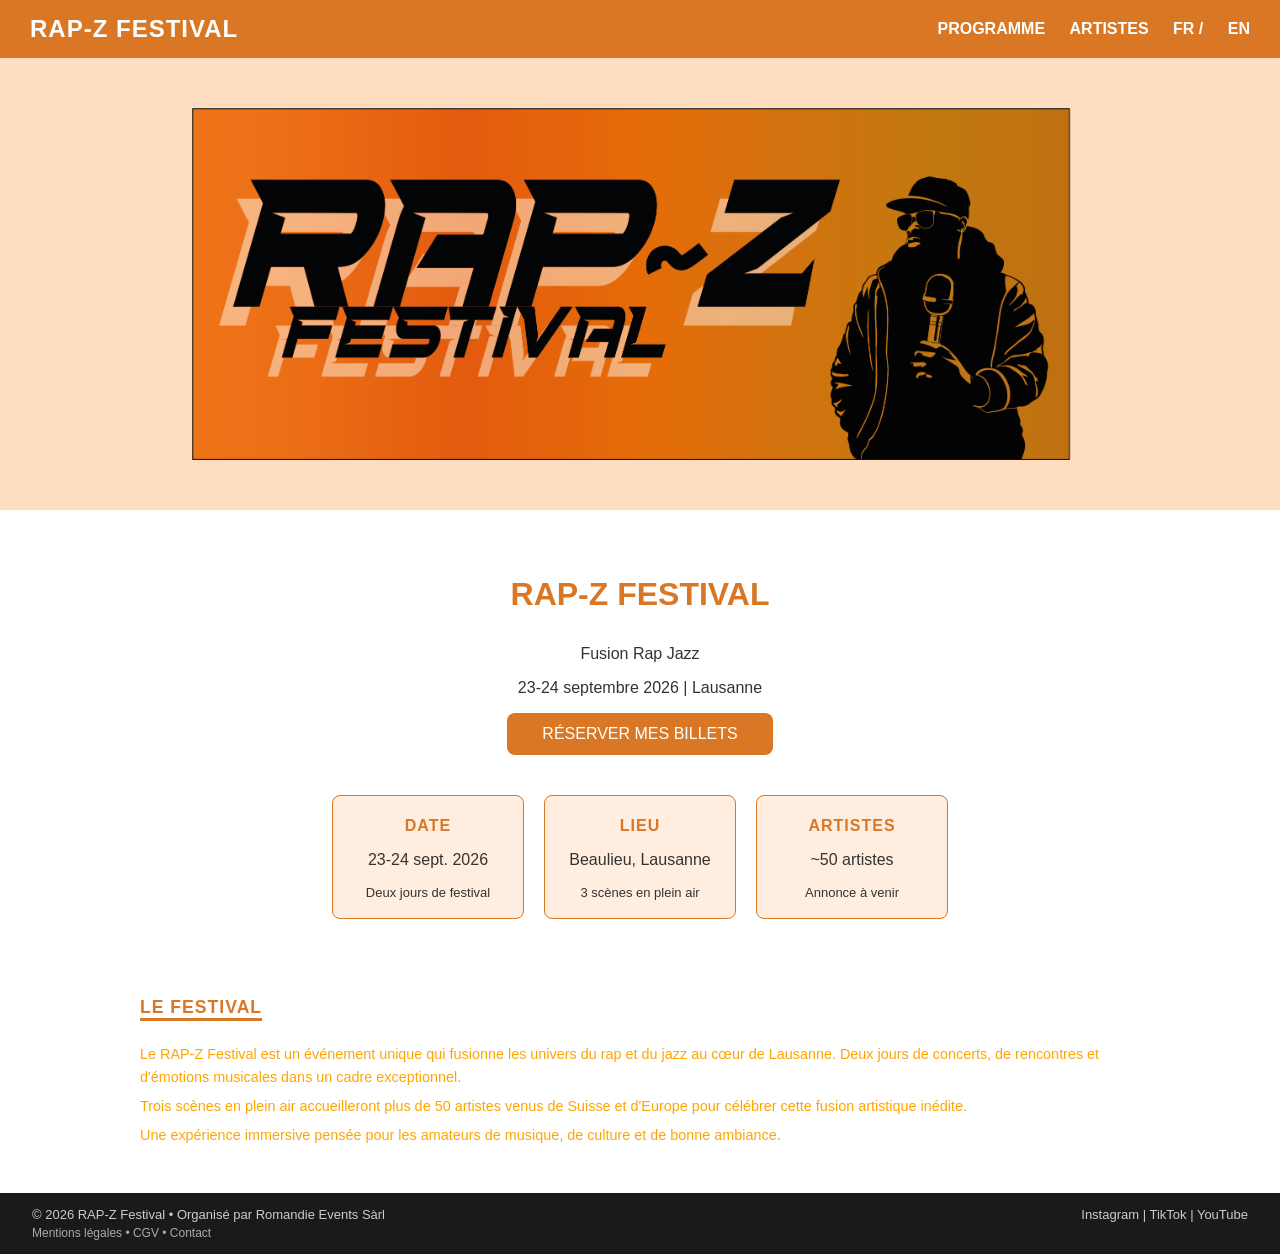
<file: index.html>
<html lang="fr">
    <head>
        <meta charset="UTF-8">
        <title>RAP-Z FESTIVAL</title>
         <style>
        /* Charte graphique globale - RAP-Z FESTIVAL 2026 */
        :root {
            --primary-color: #d97724; /* Orange principal */
            --bg-light: #fdf5ee;      /* Fond clair des blocs */
            --bg-dark: #222222;       /* Fond du footer */
            --text-color: #333333;
            --border-color: #e2d6cc;
        }

        body {
            font-family: 'Segoe UI', Tahoma, Geneva, Verdana, sans-serif;
            margin: 0;
            padding: 0;
            color: var(--text-color);
            background-color: #ffffff;
            min-height: 100vh;       
            display: flex;            
            flex-direction: column;  
        }

        /* En-tête / Navigation commune */
        header {
            background-color: var(--primary-color);
            color: white;
            padding: 15px 30px;
            display: flex;
            justify-content: space-between;
            align-items: center;
        }

        header h1 {
            margin: 0;
            font-size: 1.5rem;
            letter-spacing: 1px;
        }
        main {
            max-width: 1000px;
            margin: 40px auto;
            padding: 0 20px;
            text-align: center;
            flex: 1; 
        }
        main h2 {
            color: var(--primary-color);
            font-size: 2rem;
            padding-bottom: 5px;
            text-transform: uppercase;
            text-align: center;
        }
        main button {
            background-color: #d97724;
            color: white;
            border: none;
            display: inline-block;
            padding: 0.75rem 2.2rem;
            text-transform: uppercase;
            border-radius: 8px;
            font-size: 1rem;
            cursor: pointer;
        }
        main button:hover{
            cursor: pointer
        }
        

        nav a {
            color: white;
            text-decoration: none;
            margin-left: 20px;
            font-weight: bold;
        }

        nav a:hover, nav a.active {
            text-decoration: underline;
        }

        
        .carte{
            width: 100%;
            background-color: #FFDDC0;
            display:flex;
            justify-content: center;
            align-items: center;  
        }
        .carte img{
            width: 70%;
            display: block;
            padding-top: 50px;
            padding-bottom: 50px;
        }
        .container-cartes {
            display: flex;        
            justify-content: center;
            gap: 20px;
            margin: 40px auto;
        }
        .petite_carte{ 
            width: 180px;
            background-color: #FFEDDF;
            border: solid 1px;
            border-radius: 8px;
            border-color: #d97724;
            text-align: center;
            padding: 5px; 
        }
        .petite_carte strong {
            color: #d97724;
            letter-spacing: 1px;
            text-transform: uppercase;
        }
        .festival-section {
            text-align: left;
            margin-top: 40px;
            padding-top: 20px;
            
        }

        .festival-section h3 {
            color: #d97724;
            text-transform: uppercase;
            font-size: 1.1rem;
            margin-bottom: 16px;
            letter-spacing: 1px;
            border-bottom: 3px solid #d97724;
            display: inline-block;   
        }

        .festival-section p {
            color: orange;
            font-size: 0.9rem;
            line-height: 1.6;
            margin: 6px 0;
        }
        footer {
            background-color: #1a1a1a;
            color: #ccc;
            padding: 14px 32px;
            display: flex;
            align-items: flex-start;
            justify-content: space-between;
            font-size: 13px;
            width: 100%;
            box-sizing: border-box;
        }

        footer a {
            color: #ccc;
            text-decoration: none;
        }

        footer a:hover {
            color: #fff;
        }

        footer .social {
            display: flex;
            align-items: center;
            gap: 6px;
            white-space: nowrap;
            padding-top: 2px;
        }

        footer .social span {
            color: #666;
        }

        footer small {
            display: block;
            margin-top: 4px;
            color: #aaa;
            font-size: 12px;
        }

        footer small a {
            color: #aaa;
        }
    </style>
    </head>
    <body>
        <header>
            <h1>RAP-Z FESTIVAL</h1>
            <nav>
            <a href="pages/programme.html">PROGRAMME</a>
            <a href="artistes.html">ARTISTES</a>
            <a href="index.html">FR /</a>
            <a href="index-en.html">EN</a>
            </nav>
            
        </header>
        <div class="carte" id="carte">
            <img src="images/Banniere_rapz.png" alt="Bannière RAP-Z FESTIVAL">
        </div>
        <main>
            <h2>RAP-Z FESTIVAL</h2>
            <p>Fusion Rap Jazz</p>
            <p>23-24 septembre 2026 | Lausanne </p>
            <a href="pages/billetterie.html"><button>Réserver mes billets</button></a>
        <div class="container-cartes">
            <div class="petite_carte">
                <p><strong>DATE</strong></p>
                <p>23-24 sept. 2026</p>
                <p style="font-size: 13px;">Deux jours de festival</p>
                
            </div>
            <div class="petite_carte">
                <p><strong>LIEU</strong></p>
                <p>Beaulieu, Lausanne</p>
                <p style="font-size: 13px;">3 scènes en plein air</p>
            </div>
            <div class="petite_carte">
                <p style="color:#d97724 ;"><strong>ARTISTES</strong></p>
                <p>~50 artistes</p>
                <p style="font-size: 13px;">Annonce à venir</p>
                
            </div>
        </div>
        <section class="festival-section">
            <h3>LE FESTIVAL</h3>
            <p>Le RAP-Z Festival est un événement unique qui fusionne les univers du rap et du jazz au cœur de Lausanne. Deux jours de concerts, de rencontres et d'émotions musicales dans un cadre exceptionnel.</p>
            <p>Trois scènes en plein air accueilleront plus de 50 artistes venus de Suisse et d'Europe pour célébrer cette fusion artistique inédite.</p>
            <p>Une expérience immersive pensée pour les amateurs de musique, de culture et de bonne ambiance.</p>
        </section>

        </main>
        <footer>
        <div>
            &copy; 2026 RAP-Z Festival • Organisé par Romandie Events Sàrl<br>
            <small><a href="#">Mentions légales</a> • <a href="#">CGV</a> • <a href="#">Contact</a></small>
        </div>
        <div>
            <a href="#">Instagram</a> | <a href="#">TikTok</a> | <a href="#">YouTube</a>
        </div>
        </footer>
    </body>
   
</html>
</file>
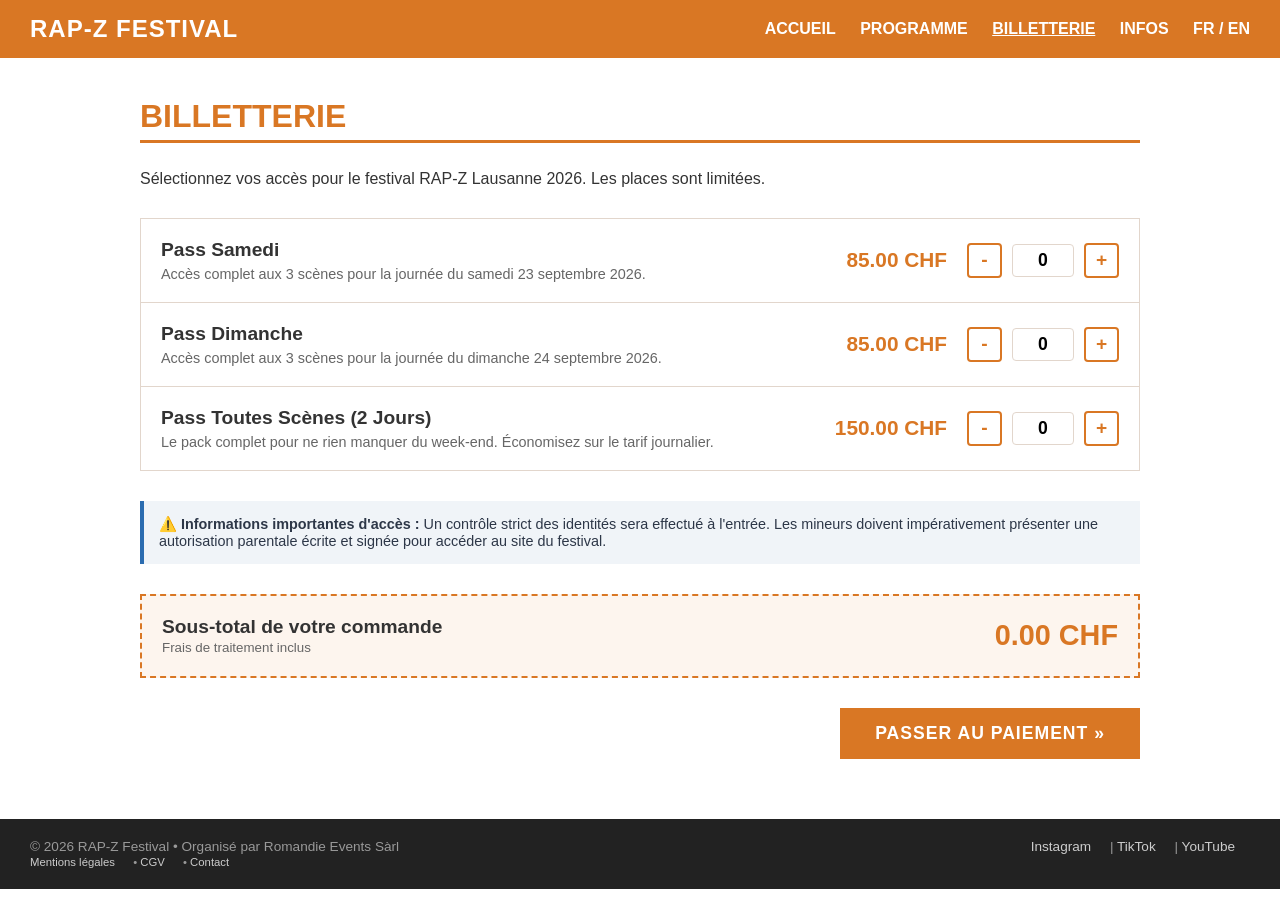
<file: pages/billetterie.html>
<!DOCTYPE html>
<html lang="fr">
<head>
    <meta charset="UTF-8">
    <meta name="viewport" content="width=device-width, initial-scale=1.0">
    <title>Billetterie - RAP-Z FESTIVAL 2026</title>
    <link rel="stylesheet" href="../css/style.css">
    <style>
        .ticket-container {
            margin: 30px 0;
            border: 1px solid var(--border-color);
            background-color: #ffffff;
        }

        .ticket-item {
            display: flex;
            justify-content: space-between;
            align-items: center;
            padding: 20px;
            border-bottom: 1px solid var(--border-color);
        }

        .ticket-item:last-child {
            border-bottom: none;
        }

        .ticket-item:hover {
            background-color: var(--bg-light);
        }

        .ticket-info {
            flex-grow: 1;
        }

        .ticket-title {
            font-size: 1.2rem;
            font-weight: bold;
            color: var(--text-color);
            margin-bottom: 5px;
        }

        .ticket-description {
            font-size: 0.9rem;
            color: #666;
        }

        .ticket-price {
            font-size: 1.3rem;
            font-weight: bold;
            color: var(--primary-color);
            width: 120px;
            text-align: right;
            padding-right: 20px;
        }

        .quantity-selector {
            display: flex;
            align-items: center;
            gap: 10px;
        }

        .qty-btn {
            background-color: white;
            border: 2px solid var(--primary-color);
            color: var(--primary-color);
            font-size: 1.2rem;
            font-weight: bold;
            width: 35px;
            height: 35px;
            cursor: pointer;
            transition: all 0.2s;
            border-radius: 4px;
        }

        .qty-btn:hover {
            background-color: var(--primary-color);
            color: white;
        }

        .qty-input {
            width: 50px;
            text-align: center;
            font-size: 1.1rem;
            font-weight: bold;
            border: 1px solid var(--border-color);
            padding: 5px;
            border-radius: 4px;
        }

        .qty-input::-webkit-outer-spin-button,
        .qty-input::-webkit-inner-spin-button {
            -webkit-appearance: none;
            margin: 0;
        }

        .qty-input[type=number] {
            -moz-appearance: textfield;
        }

        .summary-box {
            background-color: var(--bg-light);
            border: 2px dashed var(--primary-color);
            padding: 20px;
            margin-top: 30px;
            display: flex;
            justify-content: space-between;
            align-items: center;
        }

        .total-label {
            font-size: 1.2rem;
            font-weight: bold;
        }

        .total-amount {
            font-size: 1.8rem;
            font-weight: bold;
            color: var(--primary-color);
        }

        .info-notice {
            background-color: #f0f4f8;
            border-left: 4px solid #2b6cb0;
            padding: 15px;
            margin-top: 25px;
            font-size: 0.9rem;
            color: #2d3748;
        }

        .action-container {
            text-align: right;
            margin-top: 30px;
        }
    </style>
</head>
<body>

    <header>
        <h1>RAP-Z FESTIVAL</h1>
        <nav>
            <a href="../index.html">ACCUEIL</a>
            <a href="programme.html">PROGRAMME</a>
            <a href="#" class="active">BILLETTERIE</a>
            <a href="paiement.html">INFOS</a>
            <a href="#">FR / EN</a>
        </nav>
    </header>

    <main>
        <h2>Billetterie</h2>
        <p>Sélectionnez vos accès pour le festival RAP-Z Lausanne 2026. Les places sont limitées.</p>

        <div class="ticket-container">
            
            <div class="ticket-item" data-price="85.00">
                <div class="ticket-info">
                    <div class="ticket-title">Pass Samedi</div>
                    <div class="ticket-description">Accès complet aux 3 scènes pour la journée du samedi 23 septembre 2026.</div>
                </div>
                <div class="ticket-price">85.00 CHF</div>
                <div class="quantity-selector">
                    <button type="button" class="qty-btn btn-minus">-</button>
                    <input type="number" class="qty-input" value="0" min="0">
                    <button type="button" class="qty-btn btn-plus">+</button>
                </div>
            </div>

            <div class="ticket-item" data-price="85.00">
                <div class="ticket-info">
                    <div class="ticket-title">Pass Dimanche</div>
                    <div class="ticket-description">Accès complet aux 3 scènes pour la journée du dimanche 24 septembre 2026.</div>
                </div>
                <div class="ticket-price">85.00 CHF</div>
                <div class="quantity-selector">
                    <button type="button" class="qty-btn btn-minus">-</button>
                    <input type="number" class="qty-input" value="0" min="0">
                    <button type="button" class="qty-btn btn-plus">+</button>
                </div>
            </div>

            <div class="ticket-item" data-price="150.00">
                <div class="ticket-info">
                    <div class="ticket-title">Pass Toutes Scènes (2 Jours)</div>
                    <div class="ticket-description">Le pack complet pour ne rien manquer du week-end. Économisez sur le tarif journalier.</div>
                </div>
                <div class="ticket-price">150.00 CHF</div>
                <div class="quantity-selector">
                    <button type="button" class="qty-btn btn-minus">-</button>
                    <input type="number" class="qty-input" value="0" min="0">
                    <button type="button" class="qty-btn btn-plus">+</button>
                </div>
            </div>

        </div>

        <div class="info-notice">
            <strong>⚠️ Informations importantes d'accès :</strong> Un contrôle strict des identités sera effectué à l'entrée. Les mineurs doivent impérativement présenter une autorisation parentale écrite et signée pour accéder au site du festival.
        </div>

        <div class="summary-box">
            <div>
                <div class="total-label">Sous-total de votre commande</div>
                <small style="color: #666;">Frais de traitement inclus</small>
            </div>
            <div class="total-amount" id="global-total">0.00 CHF</div>
        </div>

        <div class="action-container">
            <button class="btn-large" onclick="window.location.href='paiement.html'">Passer au paiement &raquo;</button>
        </div>
    </main>

    <footer>
        <div>
            &copy; 2026 RAP-Z Festival • Organisé par Romandie Events Sàrl<br>
            <small><a href="#">Mentions légales</a> • <a href="#">CGV</a> • <a href="#">Contact</a></small>
        </div>
        <div>
            <a href="#">Instagram</a> | <a href="#">TikTok</a> | <a href="#">YouTube</a>
        </div>
    </footer>

    <script>
        document.querySelectorAll('.ticket-item').forEach(ticket => {
            const btnMinus = ticket.querySelector('.btn-minus');
            const btnPlus = ticket.querySelector('.btn-plus');
            const input = ticket.querySelector('.qty-input');

            btnMinus.addEventListener('click', () => {
                let currentVal = parseInt(input.value) || 0;
                if (currentVal > 0) {
                    input.value = currentVal - 1;
                    calculateTotal();
                }
            });

            btnPlus.addEventListener('click', () => {
                let currentVal = parseInt(input.value) || 0;
                input.value = currentVal + 1;
                calculateTotal();
            });

            input.addEventListener('input', () => {
                let currentVal = parseInt(input.value);
                if (currentVal < 0) {
                    input.value = 0;
                }
                calculateTotal();
            });

            input.addEventListener('focus', () => {
                if (input.value === "0") {
                    input.value = "";
                }
            });

            input.addEventListener('blur', () => {
                if (input.value === "") {
                    input.value = 0;
                }
                calculateTotal();
            });
        });

        function calculateTotal() {
            let total = 0;
            document.querySelectorAll('.ticket-item').forEach(ticket => {
                const qty = parseInt(ticket.querySelector('.qty-input').value) || 0;
                const price = parseFloat(ticket.getAttribute('data-price'));
                total += qty * price;
            });
            
            document.getElementById('global-total').innerText = total.toFixed(2) + " CHF";
        }
    </script>

</body>
</html>
</file>
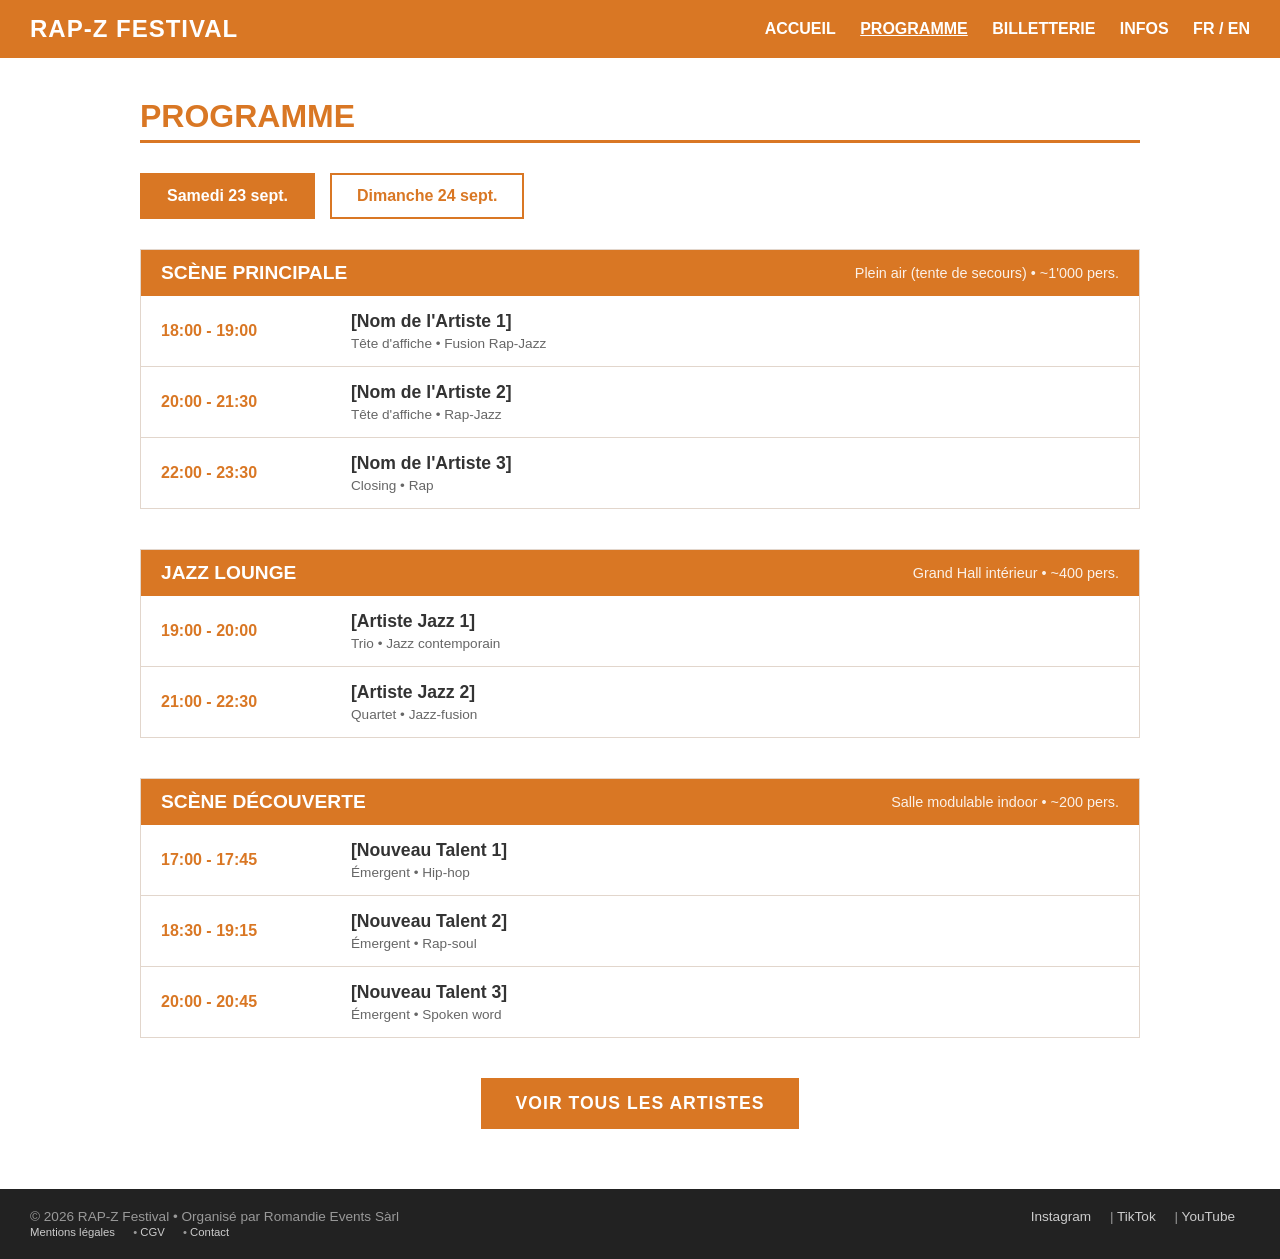
<file: pages/programme.html>
<!DOCTYPE html>
<html lang="fr">
<head>
    <meta charset="UTF-8">
    <meta name="viewport" content="width=device-width, initial-scale=1.0">
    <title>Programme - RAP-Z FESTIVAL 2026</title>
    
    <link rel="stylesheet" href="../css/style.css">

    <style>
        /* Sélecteur de Jours (Onglets) */
        .days-selector {
            margin: 30px 0;
            display: flex;
            gap: 15px;
        }

        .day-btn {
            padding: 12px 25px;
            border: 2px solid var(--primary-color);
            background-color: white;
            color: var(--primary-color);
            font-weight: bold;
            cursor: pointer;
            font-size: 1rem;
            transition: all 0.3s ease;
        }

        .day-btn.active, .day-btn:hover {
            background-color: var(--primary-color);
            color: white;
        }

        /* Sections des Scènes */
        .scene-section {
            margin-bottom: 40px;
            border: 1px solid var(--border-color);
        }

        .scene-header {
            background-color: var(--primary-color);
            color: white;
            padding: 12px 20px;
            display: flex;
            justify-content: space-between;
            align-items: center;
        }

        .scene-header h3 {
            margin: 0;
            font-size: 1.2rem;
            text-transform: uppercase;
        }

        .scene-info {
            font-size: 0.9rem;
            opacity: 0.9;
        }

        /* Tableau / Liste des Concerts */
        .program-table {
            width: 100%;
            border-collapse: collapse;
        }

        .program-row {
            border-bottom: 1px solid var(--border-color);
            transition: background-color 0.2s;
        }

        .program-row:last-child {
            border-bottom: none;
        }

        .program-row:hover {
            background-color: var(--bg-light);
        }

        .time-cell {
            padding: 15px 20px;
            font-weight: bold;
            width: 150px;
            color: var(--primary-color);
        }

        .artist-cell {
            padding: 15px 20px;
        }

        .artist-name {
            font-weight: bold;
            font-size: 1.1rem;
            margin-bottom: 4px;
        }

        .artist-genre {
            font-size: 0.85rem;
            color: #666;
        }

        .action-container {
            text-align: center;
            margin-top: 40px;
        }
    </style>
</head>
<body>

    <header>
        <h1>RAP-Z FESTIVAL</h1>
        <nav>
            <a href="../index.html">ACCUEIL</a>
            <a href="#" class="active">PROGRAMME</a>
            <a href="billetterie.html">BILLETTERIE</a>
            <a href="paiement.html">INFOS</a>
            <a href="#">FR / EN</a>
        </nav>
    </header>

    <main>
        <h2>Programme</h2>

        <div class="days-selector">
            <button class="day-btn active">Samedi 23 sept.</button>
            <button class="day-btn">Dimanche 24 sept.</button>
        </div>

        <section class="scene-section">
            <div class="scene-header">
                <h3>Scène Principale</h3>
                <span class="scene-info">Plein air (tente de secours) • ~1'000 pers.</span>
            </div>
            <table class="program-table">
                <tr class="program-row">
                    <td class="time-cell">18:00 - 19:00</td>
                    <td class="artist-cell">
                        <div class="artist-name">[Nom de l'Artiste 1]</div>
                        <div class="artist-genre">Tête d'affiche • Fusion Rap-Jazz</div>
                    </td>
                </tr>
                <tr class="program-row">
                    <td class="time-cell">20:00 - 21:30</td>
                    <td class="artist-cell">
                        <div class="artist-name">[Nom de l'Artiste 2]</div>
                        <div class="artist-genre">Tête d'affiche • Rap-Jazz</div>
                    </td>
                </tr>
                <tr class="program-row">
                    <td class="time-cell">22:00 - 23:30</td>
                    <td class="artist-cell">
                        <div class="artist-name">[Nom de l'Artiste 3]</div>
                        <div class="artist-genre">Closing • Rap</div>
                    </td>
                </tr>
            </table>
        </section>

        <section class="scene-section">
            <div class="scene-header">
                <h3>Jazz Lounge</h3>
                <span class="scene-info">Grand Hall intérieur • ~400 pers.</span>
            </div>
            <table class="program-table">
                <tr class="program-row">
                    <td class="time-cell">19:00 - 20:00</td>
                    <td class="artist-cell">
                        <div class="artist-name">[Artiste Jazz 1]</div>
                        <div class="artist-genre">Trio • Jazz contemporain</div>
                    </td>
                </tr>
                <tr class="program-row">
                    <td class="time-cell">21:00 - 22:30</td>
                    <td class="artist-cell">
                        <div class="artist-name">[Artiste Jazz 2]</div>
                        <div class="artist-genre">Quartet • Jazz-fusion</div>
                    </td>
                </tr>
            </table>
        </section>

        <section class="scene-section">
            <div class="scene-header">
                <h3>Scène Découverte</h3>
                <span class="scene-info">Salle modulable indoor • ~200 pers.</span>
            </div>
            <table class="program-table">
                <tr class="program-row">
                    <td class="time-cell">17:00 - 17:45</td>
                    <td class="artist-cell">
                        <div class="artist-name">[Nouveau Talent 1]</div>
                        <div class="artist-genre">Émergent • Hip-hop</div>
                    </td>
                </tr>
                <tr class="program-row">
                    <td class="time-cell">18:30 - 19:15</td>
                    <td class="artist-cell">
                        <div class="artist-name">[Nouveau Talent 2]</div>
                        <div class="artist-genre">Émergent • Rap-soul</div>
                    </td>
                </tr>
                <tr class="program-row">
                    <td class="time-cell">20:00 - 20:45</td>
                    <td class="artist-cell">
                        <div class="artist-name">[Nouveau Talent 3]</div>
                        <div class="artist-genre">Émergent • Spoken word</div>
                    </td>
                </tr>
            </table>
        </section>

        <div class="action-container">
            <button class="btn-large">Voir tous les artistes</button>
        </div>
    </main>

    <footer>
        <div>
            &copy; 2026 RAP-Z Festival • Organisé par Romandie Events Sàrl<br>
            <small><a href="#">Mentions légales</a> • <a href="#">CGV</a> • <a href="#">Contact</a></small>
        </div>
        <div>
            <a href="#">Instagram</a> | <a href="#">TikTok</a> | <a href="#">YouTube</a>
        </div>
    </footer>

</body>
</html>
</file>
<file: css/style.css>
/* Charte graphique globale - RAP-Z FESTIVAL 2026 */
:root {
    --primary-color: #d97724; /* Orange principal */
    --bg-light: #fdf5ee;      /* Fond clair des blocs */
    --bg-dark: #222222;       /* Fond du footer */
    --text-color: #333333;
    --border-color: #e2d6cc;
}

body {
    font-family: 'Segoe UI', Tahoma, Geneva, Verdana, sans-serif;
    margin: 0;
    padding: 0;
    color: var(--text-color);
    background-color: #ffffff;
}

/* En-tête / Navigation commune */
header {
    background-color: var(--primary-color);
    color: white;
    padding: 15px 30px;
    display: flex;
    justify-content: space-between;
    align-items: center;
}

header h1 {
    margin: 0;
    font-size: 1.5rem;
    letter-spacing: 1px;
}

nav a {
    color: white;
    text-decoration: none;
    margin-left: 20px;
    font-weight: bold;
}

nav a:hover, nav a.active {
    text-decoration: underline;
}

/* Conteneur Principal de base */
main {
    max-width: 1000px;
    margin: 40px auto;
    padding: 0 20px;
}

h2 {
    color: var(--primary-color);
    font-size: 2rem;
    border-bottom: 3px solid var(--primary-color);
    padding-bottom: 5px;
    text-transform: uppercase;
}

/* Boutons globaux */
.btn-large {
    background-color: var(--primary-color);
    color: white;
    padding: 15px 35px;
    border: none;
    font-weight: bold;
    font-size: 1.1rem;
    cursor: pointer;
    text-transform: uppercase;
    letter-spacing: 1px;
    transition: background-color 0.2s;
}

.btn-large:hover {
    background-color: #b85f19;
}

/* Pied de page commun */
footer {
    background-color: var(--bg-dark);
    color: #999;
    padding: 20px 30px;
    margin-top: 60px;
    display: flex;
    justify-content: space-between;
    font-size: 0.85rem;
}

footer a {
    color: #ccc;
    text-decoration: none;
    margin-right: 15px;
}
</file>
